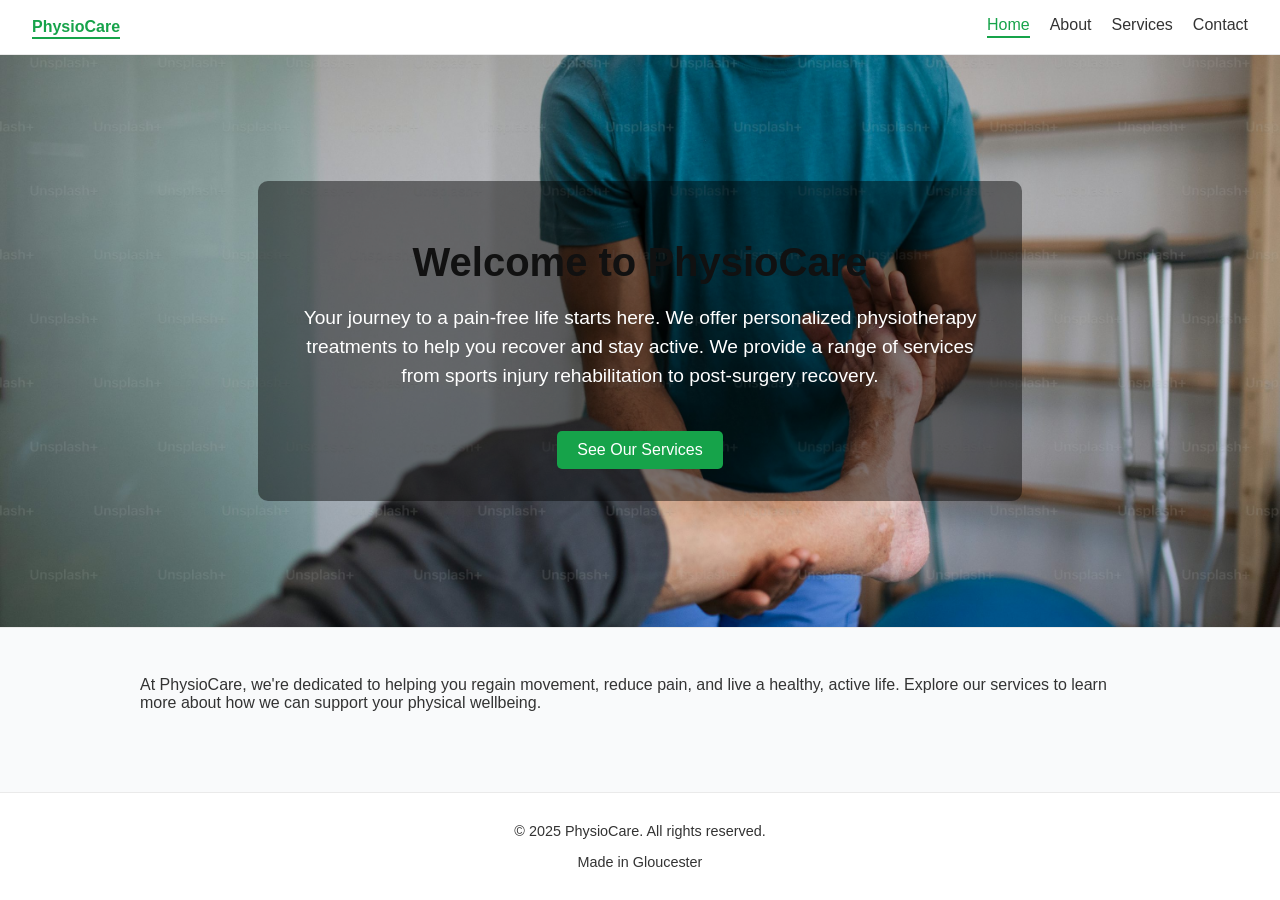
<file: index.html>
<!DOCTYPE html>
<html lang="en">
<head>
  <meta charset="UTF-8">
  <meta name="viewport" content="width=device-width, initial-scale=1.0">
  <title>Home - PhysioCare</title>
  <link rel="stylesheet" href="css/style.css">
  <script src="js/site.js" defer></script>
</head>
<body>
  <div id="navbar"></div>

  <!-- Hero Section -->
  <header class="hero">
    <div class="hero-overlay">
      <h1>Welcome to PhysioCare</h1>
      <p>Your journey to a pain-free life starts here. We offer personalized physiotherapy treatments to help you recover and stay active. We provide a range of services from sports injury rehabilitation to post-surgery recovery.</p>
      <a href="services.html" class="cta-button">See Our Services</a>
    </div>
  </header>

  <!-- Main Content -->
  <main class="container">
    <p>
      At PhysioCare, we're dedicated to helping you regain movement, reduce pain, and live a healthy, active life. 
      Explore our services to learn more about how we can support your physical wellbeing.
    </p>
  </main>

  <div id="footer"></div>
</body>
</html>
</file>
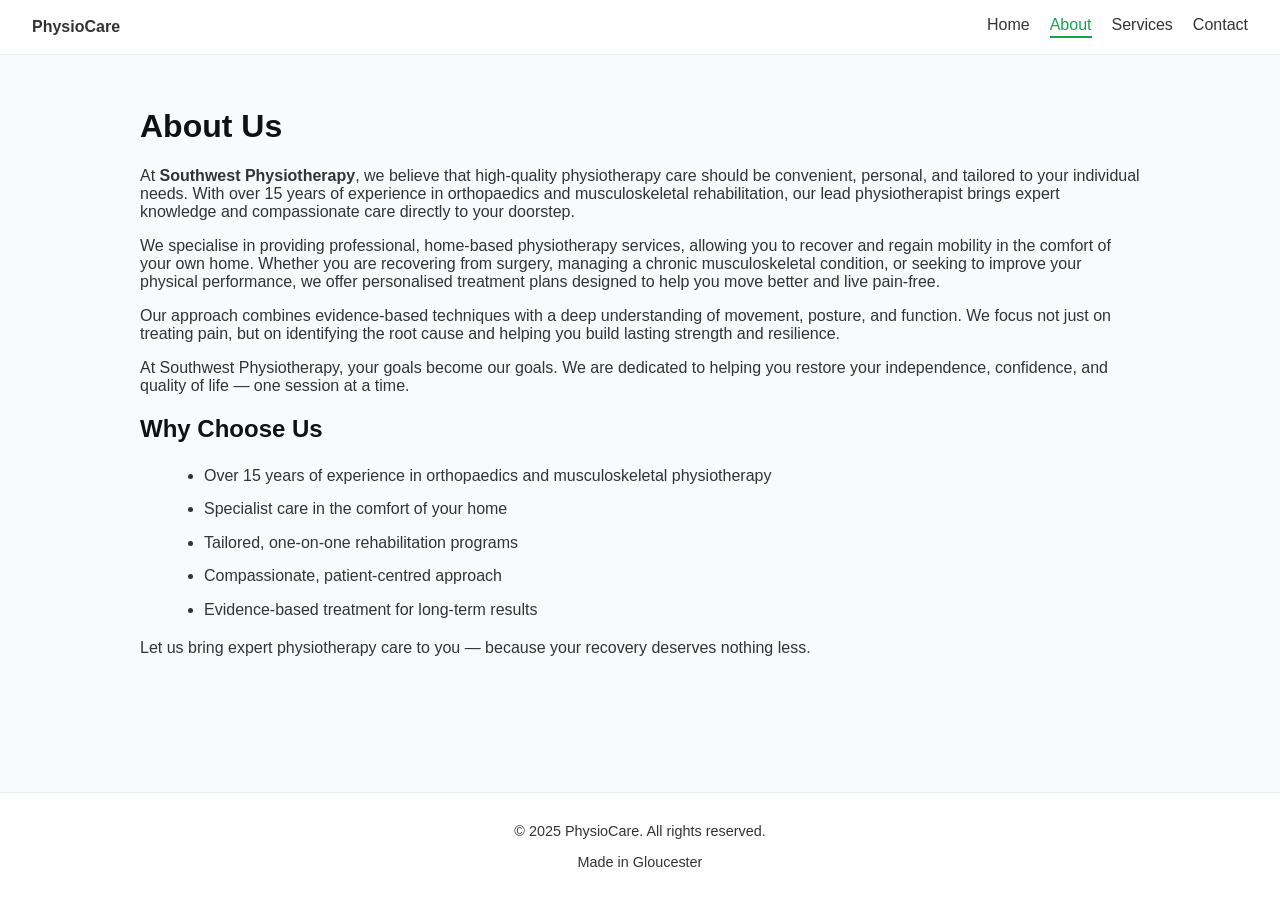
<file: about.html>
<!DOCTYPE html>
<html lang="en">
<head>
  <meta charset="UTF-8">
  <meta name="viewport" content="width=device-width, initial-scale=1.0">
  <title>About - PhysioCare</title>
  <link rel="stylesheet" href="css/style.css">
  <script src="js/site.js" defer></script>
</head>
<body>
  <div id="navbar"></div>

  <main class="container">
    <h1>About Us</h1>

    <p>
      At <strong>Southwest Physiotherapy</strong>, we believe that high-quality physiotherapy care should be convenient, personal, 
      and tailored to your individual needs. With over 15 years of experience in orthopaedics and musculoskeletal rehabilitation, 
      our lead physiotherapist brings expert knowledge and compassionate care directly to your doorstep.
    </p>

    <p>
      We specialise in providing professional, home-based physiotherapy services, allowing you to recover and regain mobility in the 
      comfort of your own home. Whether you are recovering from surgery, managing a chronic musculoskeletal condition, or seeking to 
      improve your physical performance, we offer personalised treatment plans designed to help you move better and live pain-free.
    </p>

    <p>
      Our approach combines evidence-based techniques with a deep understanding of movement, posture, and function. We focus not just 
      on treating pain, but on identifying the root cause and helping you build lasting strength and resilience.
    </p>

    <p>
      At Southwest Physiotherapy, your goals become our goals. We are dedicated to helping you restore your independence, confidence, 
      and quality of life — one session at a time.
    </p>

    <h2>Why Choose Us</h2>
    <ul>
      <li>Over 15 years of experience in orthopaedics and musculoskeletal physiotherapy</li>
      <li>Specialist care in the comfort of your home</li>
      <li>Tailored, one-on-one rehabilitation programs</li>
      <li>Compassionate, patient-centred approach</li>
      <li>Evidence-based treatment for long-term results</li>
    </ul>

    <p>
      Let us bring expert physiotherapy care to you — because your recovery deserves nothing less.
    </p>
  </main>

  <div id="footer"></div>
</body>
</html>
</file>
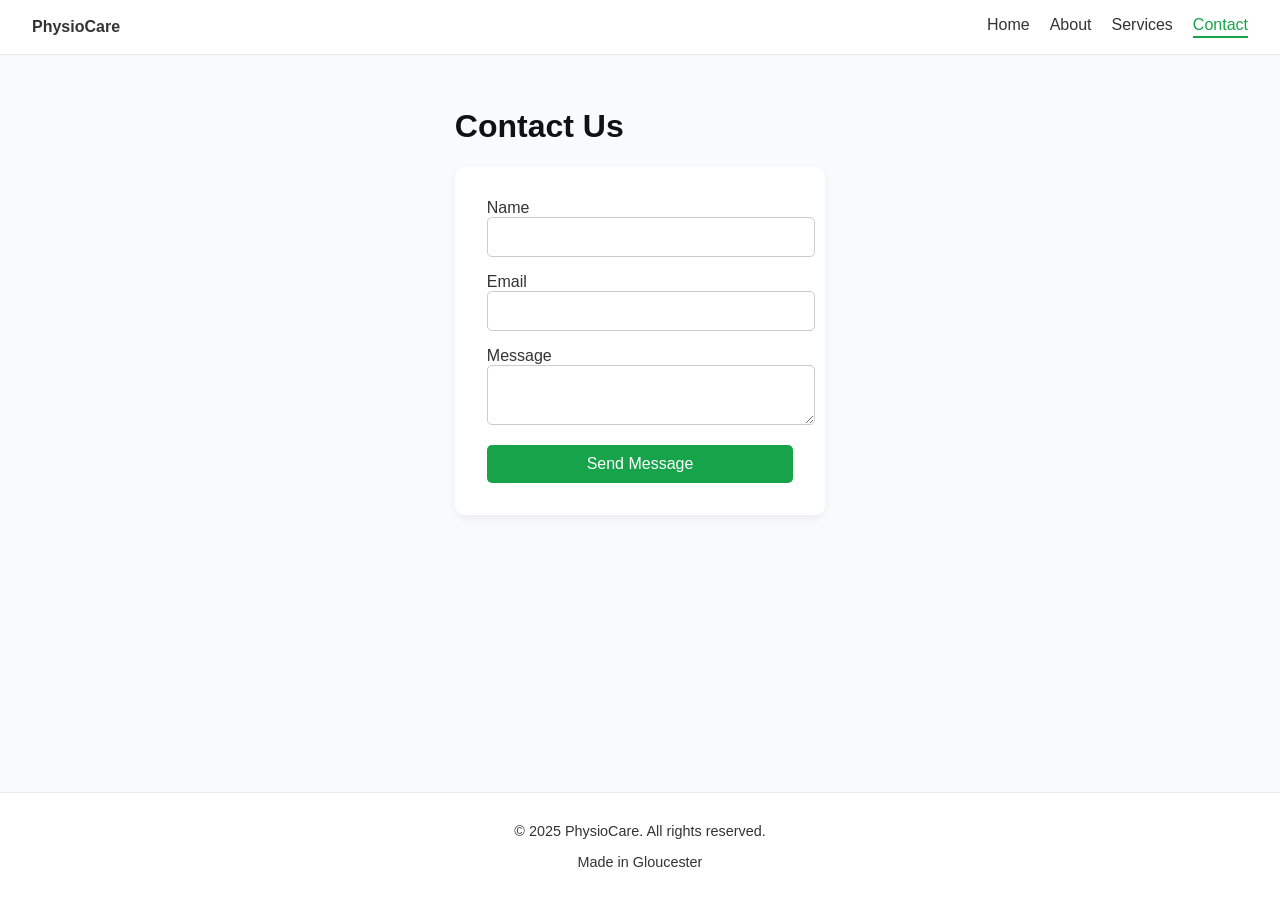
<file: contact.html>
<!DOCTYPE html>
<html lang="en">
<head>
  <meta charset="UTF-8">
  <meta name="viewport" content="width=device-width, initial-scale=1.0">
  <title>Contact - PhysioCare</title>
  <link rel="stylesheet" href="css/style.css">
  <script src="js/site.js" defer></script>
</head>
<body>
  <div id="navbar"></div>
  <main class="container">
    <h1>Contact Us</h1>
    <form name="contact" method="POST" data-netlify="true" netlify-honeypot="bot-field" action="success.html">
      <p class="hidden">
        <label>Don’t fill this out: <input name="bot-field"></label>
      </p>
      <label>Name <input type="text" name="name" required></label>
      <label>Email <input type="email" name="email" required></label>
      <label>Message <textarea name="message" required></textarea></label>
      <button type="submit">Send Message</button>
    </form>
  </main>
  <div id="footer"></div>
</body>
</html>
</file>
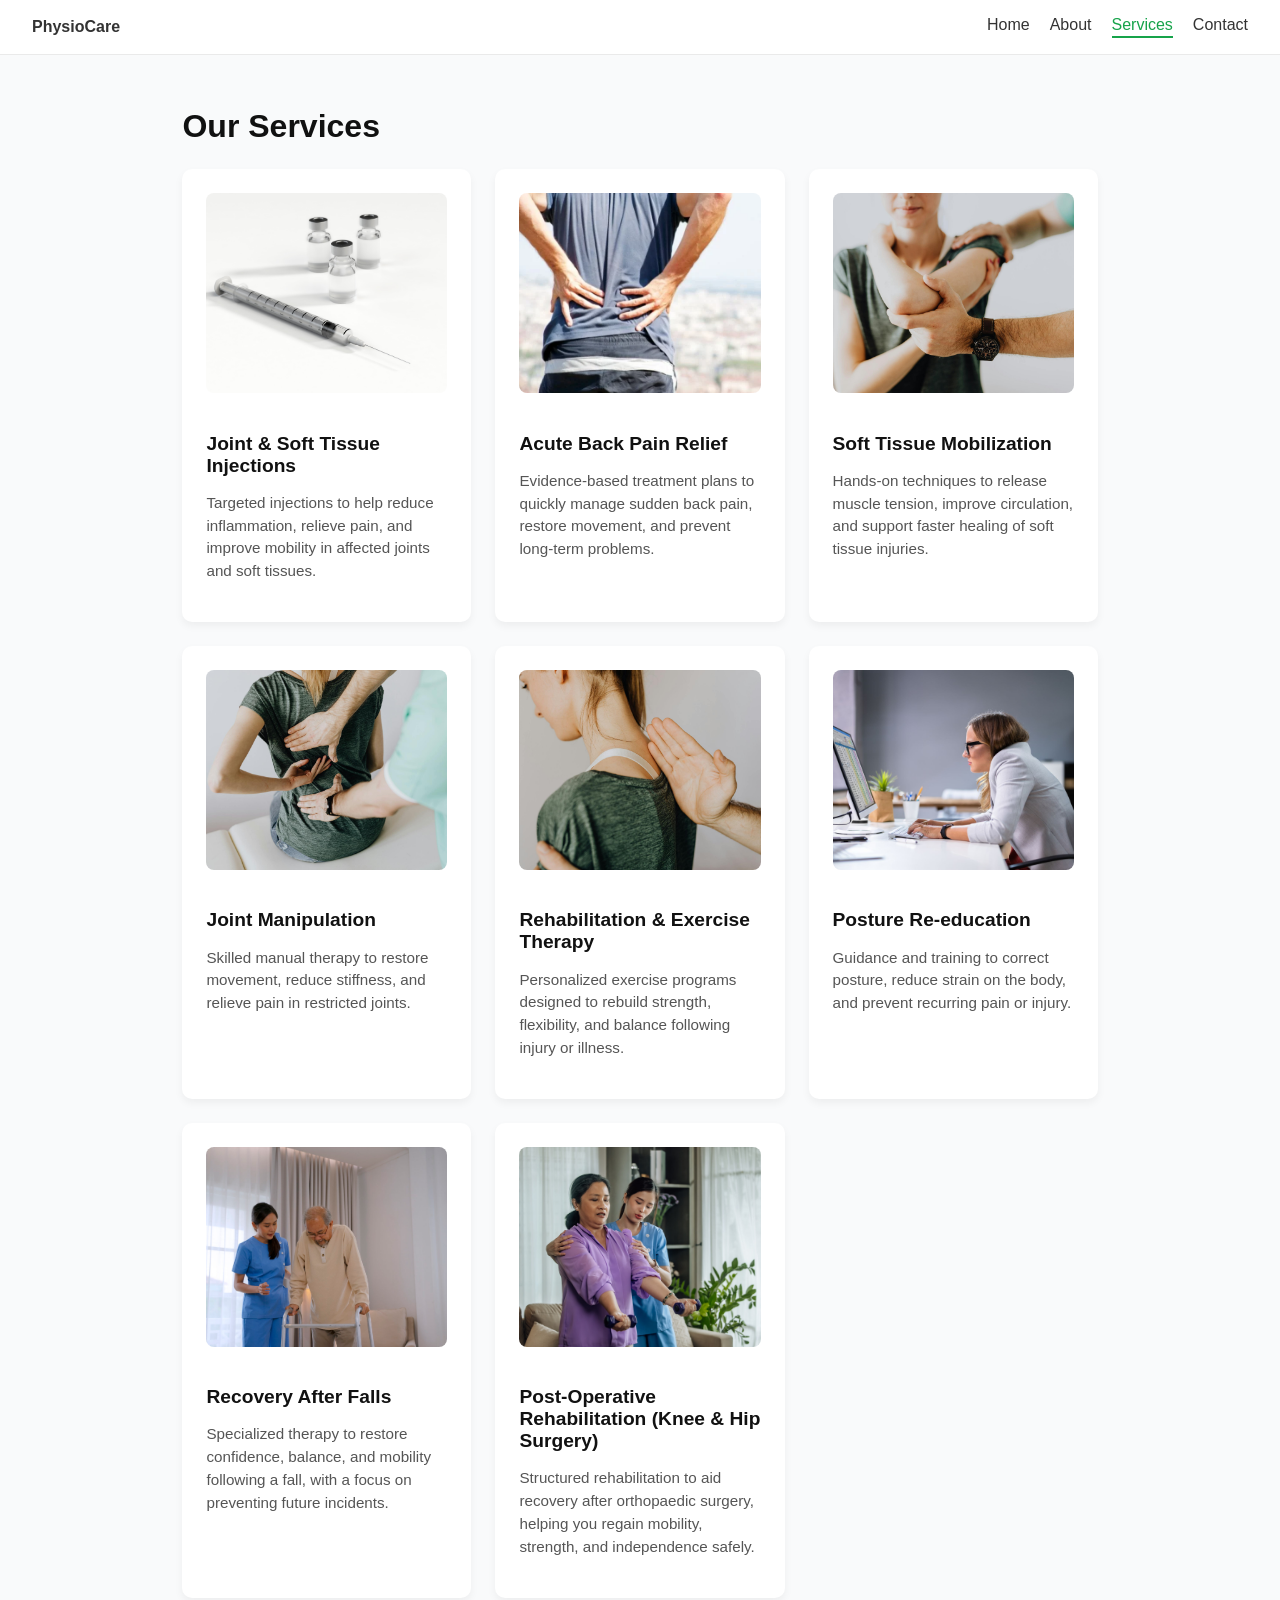
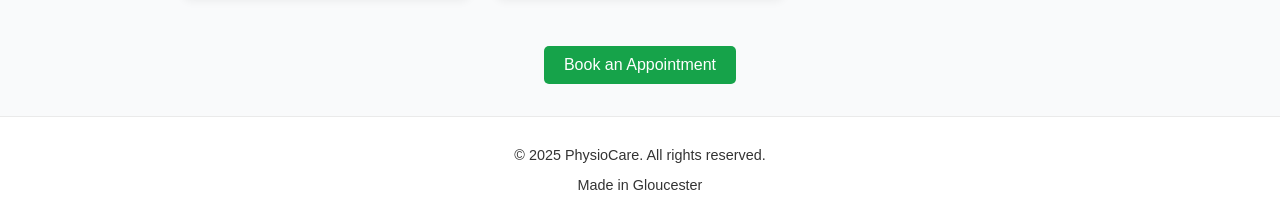
<file: services.html>
<!DOCTYPE html>
<html lang="en">
<head>
  <meta charset="UTF-8">
  <meta name="viewport" content="width=device-width, initial-scale=1.0">
  <title>Services - PhysioCare</title>
  <link rel="stylesheet" href="css/style.css">
  <script src="js/site.js" defer></script>
</head>
<body>
  <div id="navbar"></div>
  <main class="container">
    <h1>Our Services</h1>
    <div class="services-grid">

      <div class="service-tile">
        <img src="images/services/injection.jpg" alt="Joint and soft tissue injection procedure">
        <h3>Joint & Soft Tissue Injections</h3>
        <p>Targeted injections to help reduce inflammation, relieve pain, and improve mobility in affected joints and soft tissues.</p>
      </div>

      <div class="service-tile">
        <img src="images/services/back-pain.jpg" alt="Physiotherapist helping with back pain relief">
        <h3>Acute Back Pain Relief</h3>
        <p>Evidence-based treatment plans to quickly manage sudden back pain, restore movement, and prevent long-term problems.</p>
      </div>

      <div class="service-tile">
        <img src="images/services/soft-tissue.jpg" alt="Therapist performing soft tissue mobilization">
        <h3>Soft Tissue Mobilization</h3>
        <p>Hands-on techniques to release muscle tension, improve circulation, and support faster healing of soft tissue injuries.</p>
      </div>

      <div class="service-tile">
        <img src="images/services/joint-manipulation.jpg" alt="Physiotherapist performing joint manipulation">
        <h3>Joint Manipulation</h3>
        <p>Skilled manual therapy to restore movement, reduce stiffness, and relieve pain in restricted joints.</p>
      </div>

      <div class="service-tile">
        <img src="images/services/rehabilitation.jpg" alt="Rehabilitation exercise session">
        <h3>Rehabilitation & Exercise Therapy</h3>
        <p>Personalized exercise programs designed to rebuild strength, flexibility, and balance following injury or illness.</p>
      </div>

      <div class="service-tile">
        <img src="images/services/posture.jpg" alt="Physiotherapist correcting posture">
        <h3>Posture Re-education</h3>
        <p>Guidance and training to correct posture, reduce strain on the body, and prevent recurring pain or injury.</p>
      </div>

      <div class="service-tile">
        <img src="images/services/recovery.jpg" alt="Elderly patient recovering from a fall with physiotherapist">
        <h3>Recovery After Falls</h3>
        <p>Specialized therapy to restore confidence, balance, and mobility following a fall, with a focus on preventing future incidents.</p>
      </div>

      <div class="service-tile">
        <img src="images/services/post-op.jpg" alt="Patient doing knee rehabilitation exercises">
        <h3>Post-Operative Rehabilitation (Knee & Hip Surgery)</h3>
        <p>Structured rehabilitation to aid recovery after orthopaedic surgery, helping you regain mobility, strength, and independence safely.</p>
      </div>
      
    </div>
    <div class="cta-container">
      <a href="contact.html" class="cta-button">Book an Appointment</a>
    </div>
  </main>
  <div id="footer"></div>
</body>
</html>
</file>
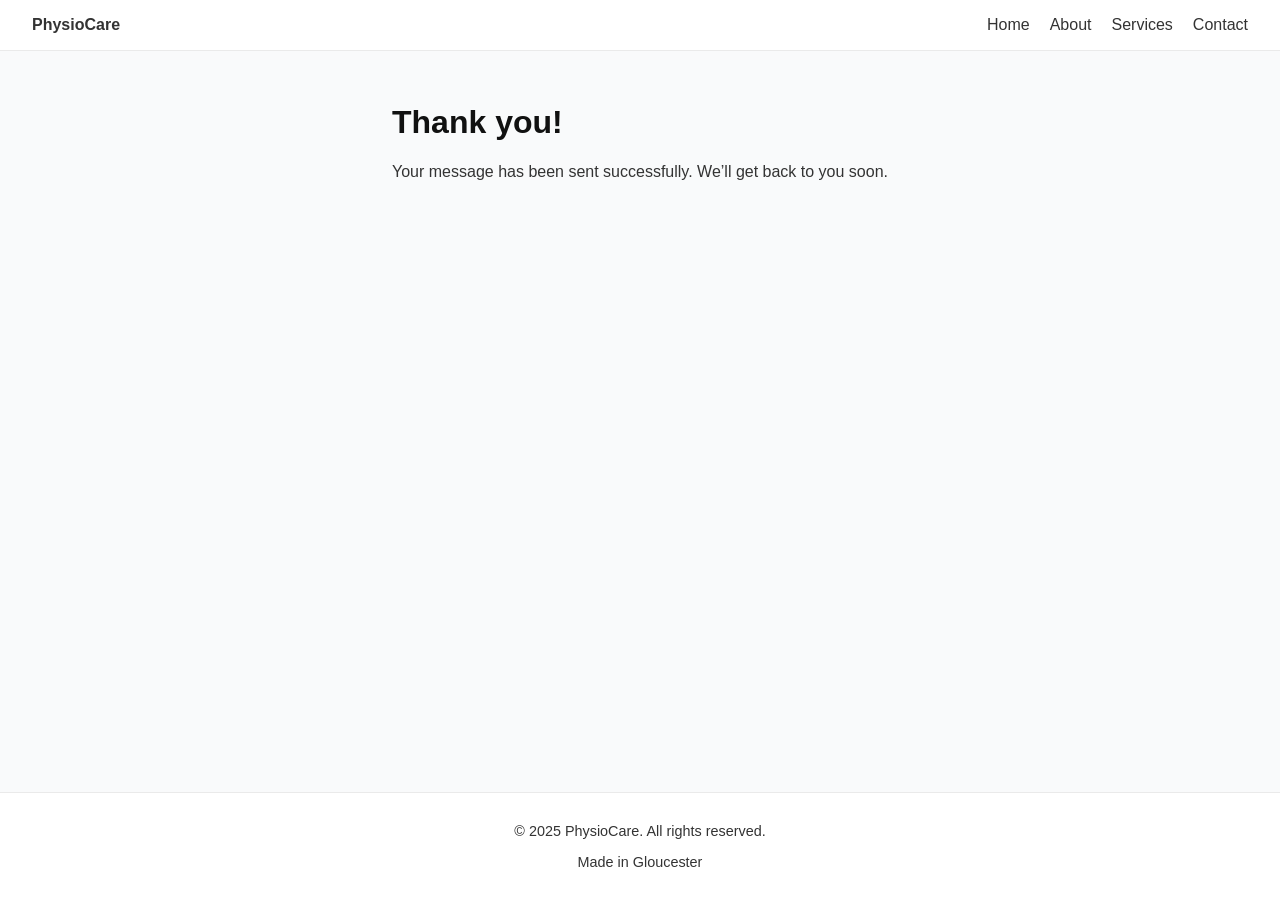
<file: success.html>
<!DOCTYPE html>
<html lang="en">
<head>
  <meta charset="UTF-8">
  <meta name="viewport" content="width=device-width, initial-scale=1.0">
  <title>Success - PhysioCare</title>
  <link rel="stylesheet" href="css/style.css">
  <script src="js/site.js" defer></script>
</head>
<body>
  <div id="navbar"></div>
  <main class="container">
    <h1>Thank you!</h1>
    <p>Your message has been sent successfully. We’ll get back to you soon.</p>
  </main>
  <div id="footer"></div>
</body>
</html>
</file>
<file: css/style.css>
body {
    font-family: Arial, sans-serif;
    margin: 0;
    padding: 0;
    background-color: #f9fafb;
    color: #333;
    display: flex; /* Added for sticky footer */
    flex-direction: column; /* Added for sticky footer */
    min-height: 100vh; /* Added for sticky footer */
}

header {
    background: #fff;
    border-bottom: 1px solid #eaeaea;
    padding: 1rem 2rem;
    position: sticky;
    top: 0;
    z-index: 1000;
}

main.container {
    flex: 1; /* Added to push footer down */
    max-width: 1000px;
    margin: 2rem auto;
    padding: 0 1rem;
}

footer {
    background: #fff;
    border-top: 1px solid #eaeaea;
    text-align: center;
    padding: 1rem;
    font-size: 0.9rem;
    margin-top: auto; /* Pushes the footer to the bottom */
}

nav {
    display: flex;
    justify-content: space-between;
    align-items: center;
}

nav .links {
    display: flex;
    gap: 20px;
}

nav a {
    text-decoration: none;
    color: #333;
    font-weight: 500;
}

nav a:hover, nav a.active {
    color: #16a34a;
    border-bottom: 2px solid #16a34a;
    padding-bottom: 2px;
}

/* PhysioCare logo bold on all pages */
.logo a strong {
    font-weight: bold;
}

/* Hamburger button */
.hamburger {
    display: none;
    flex-direction: column;
    gap: 5px;
    cursor: pointer;
}

.hamburger span {
    display: block;
    width: 25px;
    height: 3px;
    background: #333;
    border-radius: 2px;
}

/* Mobile menu hidden by default */
nav .links {
    transition: max-height 0.3s ease-out;
}

nav .links.open {
    display: flex;
    flex-direction: column;
    position: absolute;
    top: 60px;
    right: 20px;
    background: #fff;
    border: 1px solid #eaeaea;
    padding: 1rem;
    gap: 1rem;
    box-shadow: 0 4px 8px rgba(0,0,0,0.1);
}

/* Mobile overlay */
body.nav-open::before {
    content: '';
    position: fixed;
    top: 0;
    left: 0;
    width: 100%;
    height: 100%;
    background-color: rgba(0, 0, 0, 0.5);
    z-index: 999;
}

/* Responsive break */
@media (max-width: 768px) {
    nav .links {
        display: none;
    }
    nav .links.open {
        display: flex;
    }
    .hamburger {
        display: flex;
    }
}

.container {
    max-width: 1000px;
    margin: 2rem auto;
    padding: 0 1rem;
}

h1, h2, h3 {
    color: #111;
}

/* Contact form as card */
form {
    display: flex;
    flex-direction: column;
    gap: 1rem;
    max-width: 500px;
    margin: auto;
    background: #fff;
    padding: 2rem;
    border-radius: 10px;
    box-shadow: 0 4px 8px rgba(0,0,0,0.05);
}

input, textarea {
    padding: 10px;
    border: 1px solid #ccc;
    border-radius: 5px;
    font-size: 1rem;
    width: 100%;
}

button {
    background: #16a34a;
    color: #fff;
    border: none;
    padding: 10px;
    cursor: pointer;
    font-size: 1rem;
    border-radius: 5px;
}

button:hover {
    background: #15803d;
}

/* Services tiles */
.services-grid {
    display: grid;
    grid-template-columns: repeat(auto-fit, minmax(250px, 1fr));
    gap: 1.5rem;
    margin-top: 1.5rem;
}

.service-tile {
    background: #fff;
    padding: 1.5rem;
    border-radius: 10px;
    box-shadow: 0 4px 8px rgba(0,0,0,0.05);
    transition: transform 0.2s ease, box-shadow 0.2s ease;
}

.service-tile:hover {
    transform: translateY(-5px);
    box-shadow: 0 6px 12px rgba(0,0,0,0.1);
}

.cta-button {
    display: inline-block;
    background: #16a34a;
    color: #fff;
    text-decoration: none;
    padding: 10px 20px;
    border-radius: 5px;
    margin-top: 1rem;
}

.cta-button:hover {
    background: #15803d;
}

.cta-container {
    text-align: center;
    margin-top: 2rem;
}

.hidden {
    display: none; /* Hides the spam trap from view */
}

/* === Service Images === */
.service-tile img {
  width: 100%;
  height: 200px;
  object-fit: cover;
  border-radius: 8px;
  margin-bottom: 1rem;
}

/* Headings & text inside tiles */
.service-tile h3 {
  font-size: 1.2rem;
  color: #111;
  margin-bottom: 0.5rem;
}

.service-tile p {
  font-size: 0.95rem;
  color: #555;
  line-height: 1.5;
}

/* Responsive improvements for smaller screens */
@media (max-width: 768px) {
  .service-tile {
    padding: 1rem;
  }

  .service-tile img {
    height: 180px;
  }

  h1 {
    font-size: 1.8rem;
  }
}

@media (max-width: 480px) {
  .service-tile img {
    height: 160px;
  }

  .cta-button {
    width: 100%;
    display: inline-block;
  }

  h1 {
    font-size: 1.6rem;
  }
}

/* === Hero Section === */
.hero {
  position: relative;
  background: url('../images/home.jpg') no-repeat center center/cover;
  min-height: 60vh;
  display: flex;
  align-items: center;
  justify-content: center;
  text-align: center;
  color: #fff;
}

.hero-overlay {
  background: rgba(0, 0, 0, 0.45);
  padding: 2rem;
  border-radius: 10px;
  max-width: 700px;
}

.hero h1 {
  font-size: 2.5rem;
  margin-bottom: 1rem;
}

.hero p {
  font-size: 1.2rem;
  margin-bottom: 1.5rem;
  line-height: 1.5;
}

/* Responsive hero text */
@media (max-width: 768px) {
  .hero {
    min-height: 50vh;
    padding: 2rem;
  }

  .hero h1 {
    font-size: 2rem;
  }

  .hero p {
    font-size: 1rem;
  }
}

main ul {
  margin: 1rem 0 1rem 1.5rem;
  line-height: 1.6;
}
main li {
  margin-bottom: 0.5rem;
}
</file>
